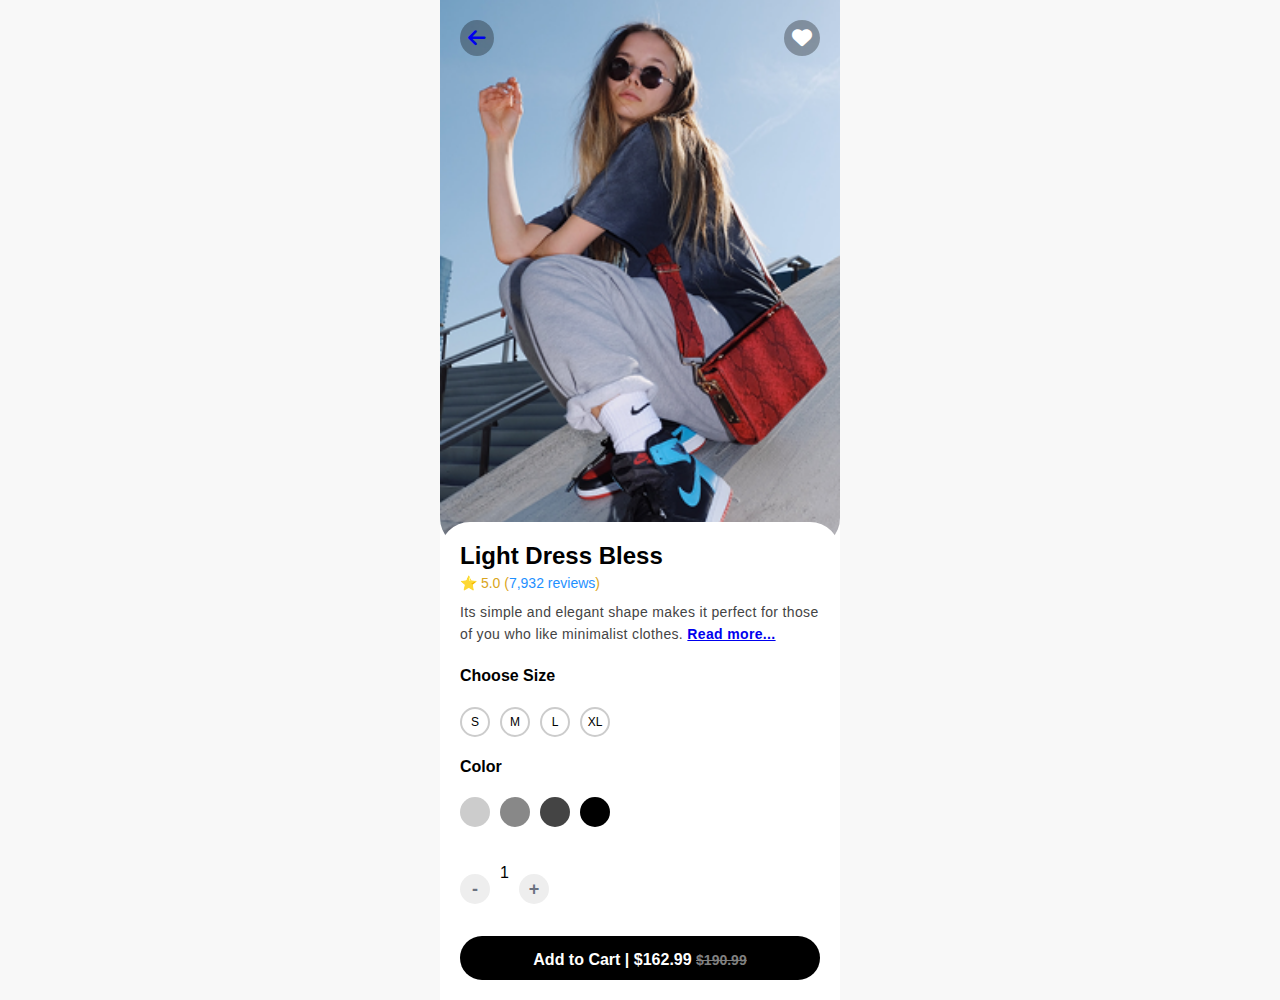
<file: detail.html>
<!DOCTYPE html>
<!DOCTYPE html>
<html lang="es">
<head>
    <meta charset="UTF-8" />
    <meta name="viewport" content="width=device-width, initial-scale=1.0" />
    <title>Detalle del Producto</title>
    <link rel="stylesheet" href="https://cdnjs.cloudflare.com/ajax/libs/font-awesome/6.0.0/css/all.min.css">
    <link rel="stylesheet" href="/css/detail.css">
</head>
<body>
    <div class="wrapper">
      <div class="product-image">
        <img src="img/Library=Product1.png" alt="Dress">
        <div class="top-icons">
          <a href="index.html"><i class="fas fa-arrow-left"></i></a>
          <i class="fas fa-heart heart"></i>
        </div>
      </div>
    
      <div class="product-detail">
        <div class="title-rating">
          <h2>Light Dress Bless</h2>
          <div class="rating">
            ⭐ 5.0 (<a href="#">7,932 reviews</a>)
          </div>
        </div>
      
        <p class="description">
          <span class="short-text">
            Its simple and elegant shape makes it perfect for those of you who like minimalist clothes.
          </span>
          <span class="more-text" style="display: none;">
            It is designed with high-quality fabric and can be worn on various occasions. Comfortable and stylish!
          </span>
          <strong><a href="#" class="read-more">Read more...</a></strong>
        </p>        
      
        <div>
          <h4>Choose Size</h4>
          <div class="sizes">
            <div class="size">S</div>
            <div class="size">M</div>
            <div class="size">L</div>
            <div class="size">XL</div>
          </div>
        </div>
      
        <div>
          <h4>Color</h4>
          <div class="colors">
            <div class="color" style="background: #ccc;"></div>
            <div class="color" style="background: #888;"></div>
            <div class="color" style="background: #444;"></div>
            <div class="color" style="background: #000;"></div>
          </div>
        </div>
      
        <div class="actions">
          <div class="quantity">
            <button>-</button>
            <span>1</span>
            <button>+</button>
          </div>
        </div>
      
        <button class="cart-button">
          Add to Cart | $162.99 <span style="text-decoration:line-through; color:gray; font-size:14px;">$190.99</span>
        </button>
      </div>
    </div>
    <script src="js/detail.js"></script>
</body>
</html>
</file>
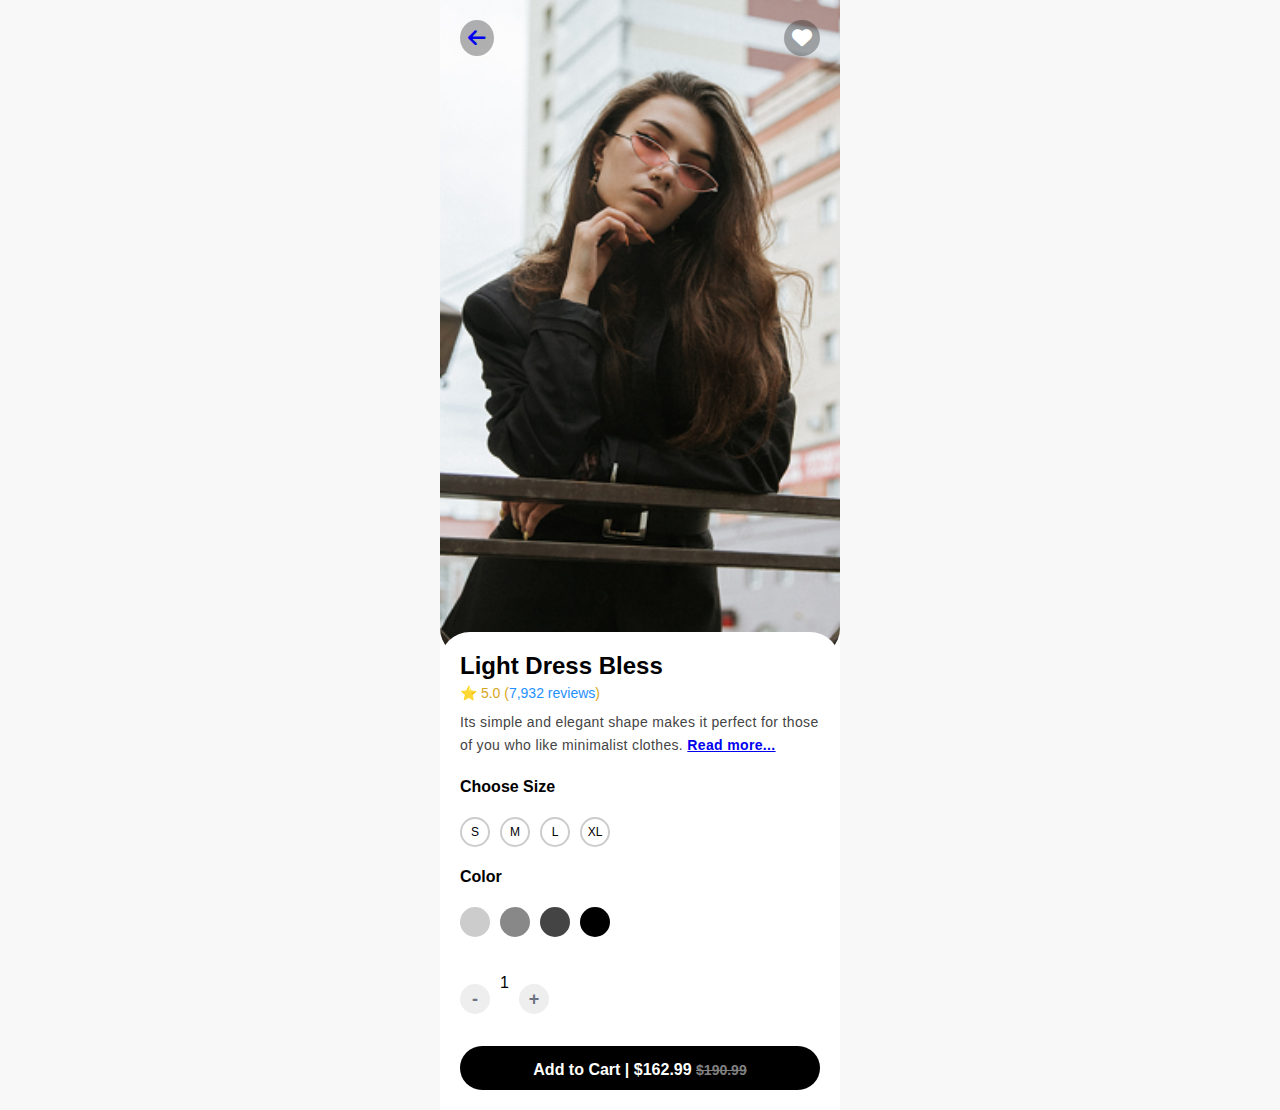
<file: detail2.html>
<!DOCTYPE html>
<!DOCTYPE html>
<html lang="es">
<head>
    <meta charset="UTF-8" />
    <meta name="viewport" content="width=device-width, initial-scale=1.0" />
    <title>Detalle del Producto</title>
    <link rel="stylesheet" href="https://cdnjs.cloudflare.com/ajax/libs/font-awesome/6.0.0/css/all.min.css">
    <link rel="stylesheet" href="/css/detail.css">
</head>
<body>
    <div class="wrapper">
      <div class="product-image">
        <img src="img/Library=Product2.png" alt="Dress">
        <div class="top-icons">
          <a href="index.html"><i class="fas fa-arrow-left"></i></a>
          <i class="fas fa-heart heart"></i>
        </div>
      </div>
    
      <div class="product-detail">
        <div class="title-rating">
          <h2>Light Dress Bless</h2>
          <div class="rating">
            ⭐ 5.0 (<a href="#">7,932 reviews</a>)
          </div>
        </div>
      
        <p class="description">
          <span class="short-text">
            Its simple and elegant shape makes it perfect for those of you who like minimalist clothes.
          </span>
          <span class="more-text" style="display: none;">
            It is designed with high-quality fabric and can be worn on various occasions. Comfortable and stylish!
          </span>
          <strong><a href="#" class="read-more">Read more...</a></strong>
        </p>        
      
        <div>
          <h4>Choose Size</h4>
          <div class="sizes">
            <div class="size">S</div>
            <div class="size">M</div>
            <div class="size">L</div>
            <div class="size">XL</div>
          </div>
        </div>
      
        <div>
          <h4>Color</h4>
          <div class="colors">
            <div class="color" style="background: #ccc;"></div>
            <div class="color" style="background: #888;"></div>
            <div class="color" style="background: #444;"></div>
            <div class="color" style="background: #000;"></div>
          </div>
        </div>
      
        <div class="actions">
          <div class="quantity">
            <button>-</button>
            <span>1</span>
            <button>+</button>
          </div>
        </div>
      
        <button class="cart-button">
          Add to Cart | $162.99 <span style="text-decoration:line-through; color:gray; font-size:14px;">$190.99</span>
        </button>
      </div>
    </div>
    <script src="js/detail.js"></script>
</body>
</html>
</file>
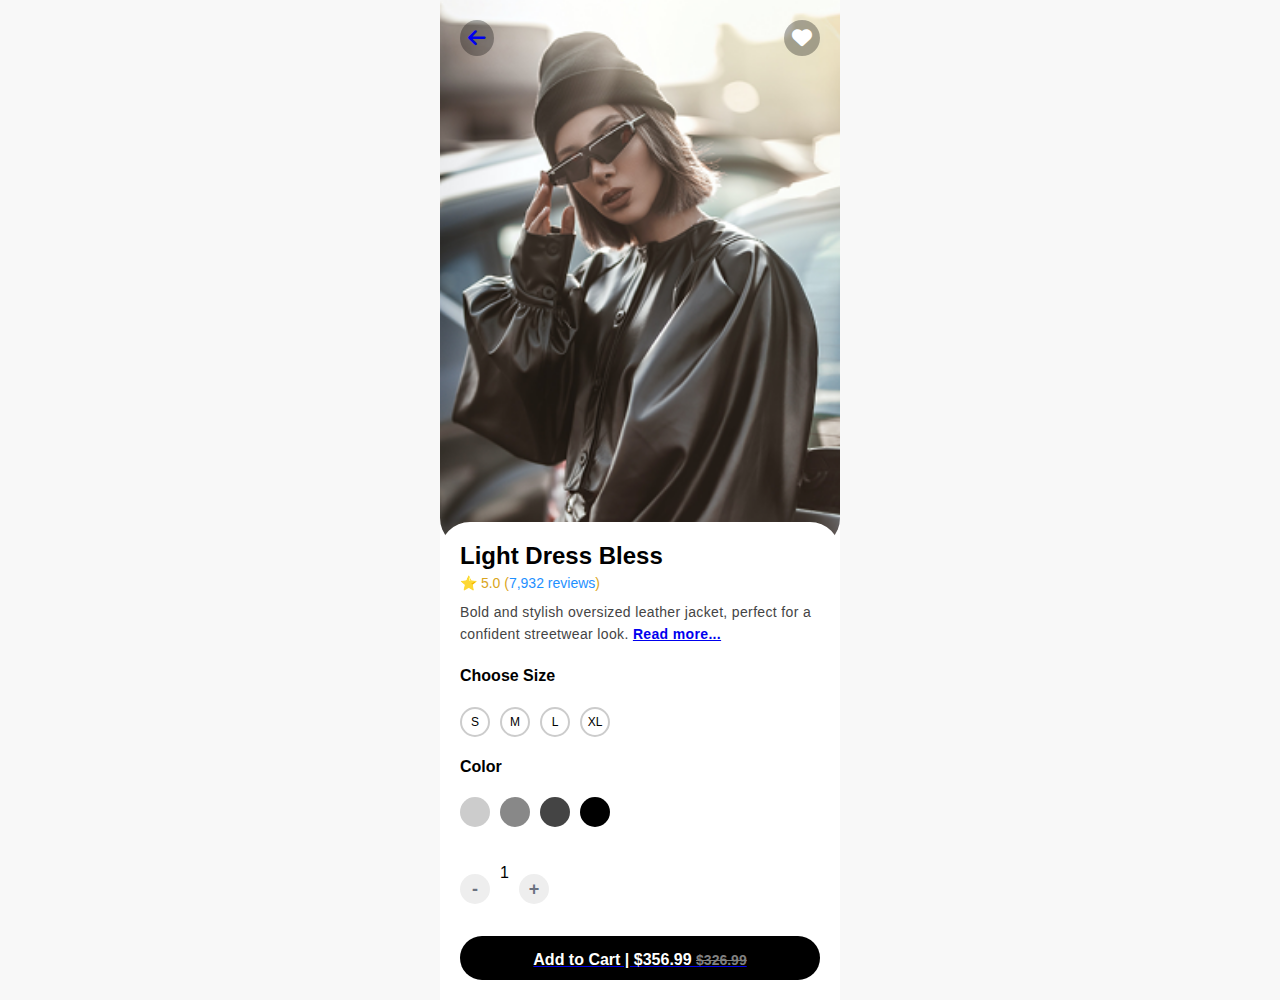
<file: detail3.html>
<!DOCTYPE html>
<!DOCTYPE html>
<html lang="es">
<head>
    <meta charset="UTF-8" />
    <meta name="viewport" content="width=device-width, initial-scale=1.0" />
    <title>Detalle del Producto</title>
    <link rel="stylesheet" href="https://cdnjs.cloudflare.com/ajax/libs/font-awesome/6.0.0/css/all.min.css">
    <link rel="stylesheet" href="/css/detail.css">
</head>
<body>
    <div class="wrapper">
      <div class="product-image">
        <img src="img/Library=Product3.png" alt="Dress">
        <div class="top-icons">
          <a href="index.html"><i class="fas fa-arrow-left"></i></a>
          <i class="fas fa-heart heart"></i>
        </div>
      </div>
    
      <div class="product-detail">
        <div class="title-rating">
          <h2>Light Dress Bless</h2>
          <div class="rating">
            ⭐ 5.0 (<a href="#">7,932 reviews</a>)
          </div>
        </div>
      
        <p class="description">
          <span class="short-text">
            Bold and stylish oversized leather jacket, perfect for a confident streetwear look.
          </span>
          <span class="more-text" style="display: none;">
            Combines comfort and attitude with a modern edge.
          </span>
          <strong><a href="#" class="read-more">Read more...</a></strong>
        </p>        
      
        <div>
          <h4>Choose Size</h4>
          <div class="sizes">
            <div class="size">S</div>
            <div class="size">M</div>
            <div class="size">L</div>
            <div class="size">XL</div>
          </div>
        </div>
      
        <div>
          <h4>Color</h4>
          <div class="colors">
            <div class="color" style="background: #ccc;"></div>
            <div class="color" style="background: #888;"></div>
            <div class="color" style="background: #444;"></div>
            <div class="color" style="background: #000;"></div>
          </div>
        </div>
      
        <div class="actions">
          <div class="quantity">
            <button>-</button>
            <span>1</span>
            <button>+</button>
          </div>
        </div>
      
        <a href="checkout3.html"><button class="cart-button">
          Add to Cart | $356.99 <span style="text-decoration:line-through; color:gray; font-size:14px;">$326.99</span>
        </button></a>
      </div>
    </div>
    <script src="js/detail.js"></script>
</body>
</html>
</file>
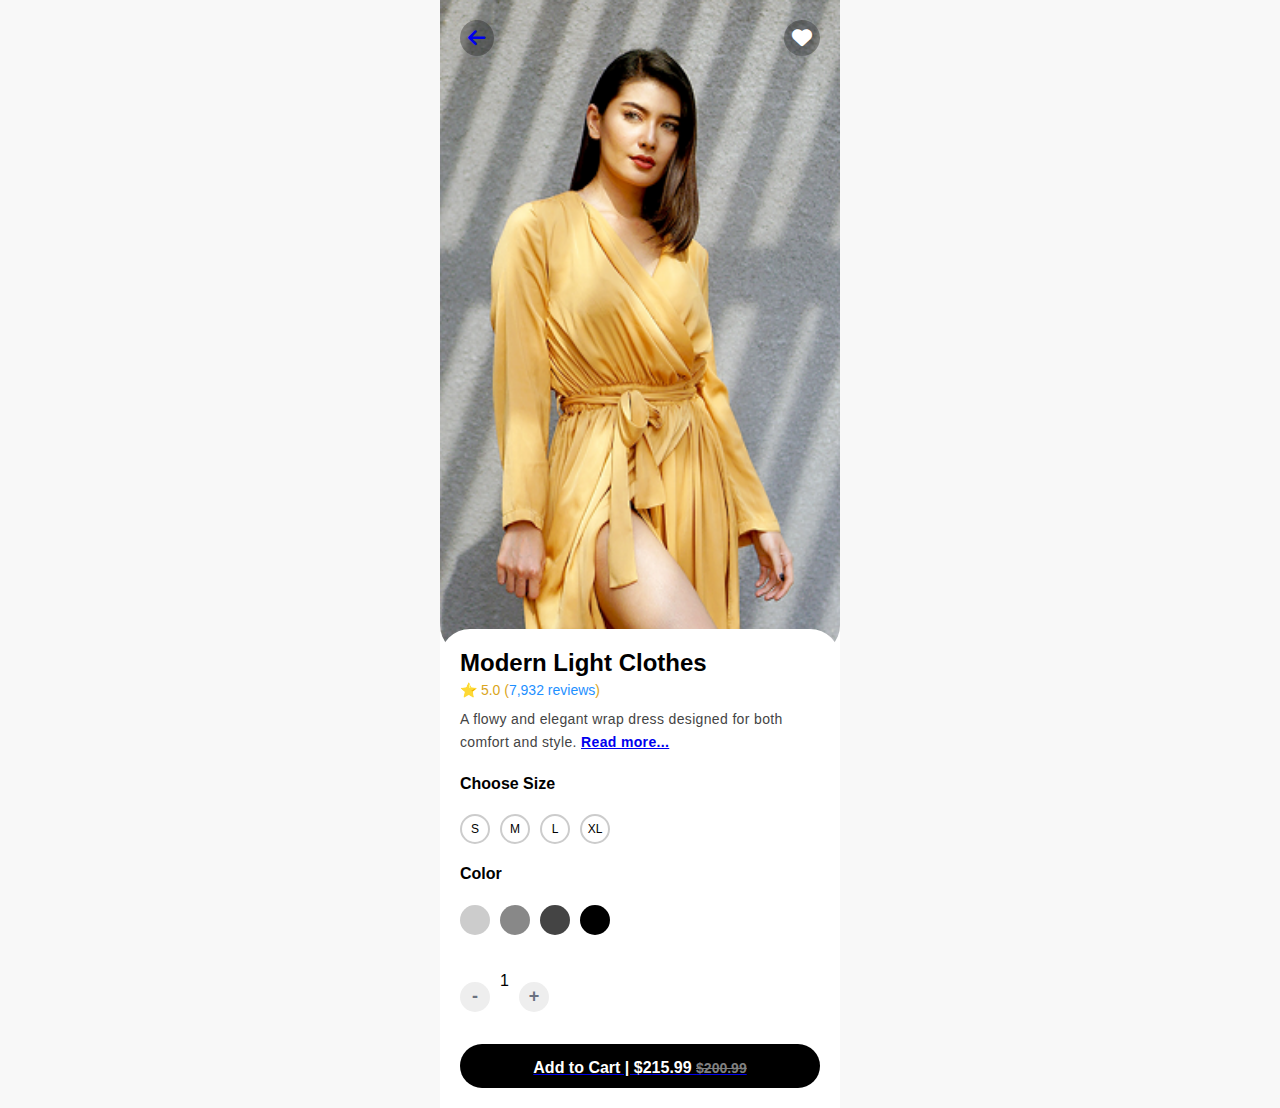
<file: detail4.html>
<!DOCTYPE html>
<!DOCTYPE html>
<html lang="es">
<head>
    <meta charset="UTF-8" />
    <meta name="viewport" content="width=device-width, initial-scale=1.0" />
    <title>Detalle del Producto</title>
    <link rel="stylesheet" href="https://cdnjs.cloudflare.com/ajax/libs/font-awesome/6.0.0/css/all.min.css">
    <link rel="stylesheet" href="/css/detail.css">
</head>
<body>
    <div class="wrapper">
      <div class="product-image">
        <img src="img/Library=Product4.png" alt="Dress">
        <div class="top-icons">
          <a href="index.html"><i class="fas fa-arrow-left"></i></a>
          <i class="fas fa-heart heart"></i>
        </div>
      </div>
    
      <div class="product-detail">
        <div class="title-rating">
          <h2>Modern Light Clothes</h2>
          <div class="rating">
            ⭐ 5.0 (<a href="#">7,932 reviews</a>)
          </div>
        </div>
      
        <p class="description">
          <span class="short-text">
            A flowy and elegant wrap dress designed for both comfort and style.
          </span>
          <span class="more-text" style="display: none;">
            Perfect for sunny days or a chic daytime outing
          </span>
          <strong><a href="#" class="read-more">Read more...</a></strong>
        </p>        
      
        <div>
          <h4>Choose Size</h4>
          <div class="sizes">
            <div class="size">S</div>
            <div class="size">M</div>
            <div class="size">L</div>
            <div class="size">XL</div>
          </div>
        </div>
      
        <div>
          <h4>Color</h4>
          <div class="colors">
            <div class="color" style="background: #ccc;"></div>
            <div class="color" style="background: #888;"></div>
            <div class="color" style="background: #444;"></div>
            <div class="color" style="background: #000;"></div>
          </div>
        </div>
      
        <div class="actions">
          <div class="quantity">
            <button>-</button>
            <span>1</span>
            <button>+</button>
          </div>
        </div>
      
        <a href="checkout4.html"><button class="cart-button">
          Add to Cart | $215.99 <span style="text-decoration:line-through; color:gray; font-size:14px;">$200.99</span>
        </button></a>
      </div>
    </div>
    <script src="js/detail.js"></script>
</body>
</html>
</file>
<file: css/detail.css>
body {
  font-family: sans-serif;
  margin: 0;
  background: #f8f8f8;
  display: flex;
  justify-content: center;
}

.wrapper {
  width: 100%;
  max-width: 400px;
  background: white;
  min-height: 100vh;
  position: relative;
}

.product-image {
  position: relative;
}

.product-image img {
  width: 100%;
  border-radius: 0 0 30px 30px;
}

.top-icons {
  position: absolute;
  top: 20px;
  left: 20px;
  right: 20px;
  display: flex;
  justify-content: space-between;
  color: white;
  font-size: 20px;
}

.product-detail {
  background: #fff;
  border-radius: 30px 30px 0 0;
  margin-top: -30px;
  padding: 20px;
  position: relative;
  z-index: 1;
}

.title-rating {
  display: flex;
  flex-direction: column;
  gap: 5px;
}

.title-rating h2 {
  margin: 0;
}

.rating {
  font-size: 14px;
  color: goldenrod;
}

.rating a {
  text-decoration: none;
  color: dodgerblue;
}

.description {
  font-size: 14px;
  color: #444;
  margin-top: 10px;
}

.sizes, .colors {
  display: flex;
  gap: 10px;
  margin-top: 10px;
}

.size, .color {
  width: 30px;
  height: 30px;
  border-radius: 50%;
  border: 2px solid #ccc;
  display: flex;
  align-items: center;
  justify-content: center;
  font-size: 12px;
  cursor: pointer;
}

.color {
  border: none;
}

.actions {
  display: flex;
  justify-content: space-between;
  align-items: center;
  margin: 15px 0;
}

.cart-button {
  background: #000;
  color: white;
  padding: 15px;
  width: 100%;
  border-radius: 50px;
  font-size: 16px;
  border: none;
}

.quantity {
  display: flex;
  align-items: center;
  gap: 10px;
}

.quantity button {
  border: none;
  background: #eee;
  border-radius: 50%;
  width: 30px;
  height: 30px;
  font-size: 18px;
  cursor: pointer;
}

.heart.liked i {
  color: red;
}

.top-icons i {
  background: rgba(0,0,0,0.3);
  padding: 8px;
  border-radius: 50%;
}

@import url("https://fonts.googleapis.com/css2?family=Roboto:wght@400;700&display=swap");

:root {
  --ratio: 3.74;
  --cta-color: rgb(0, 102, 254);
  --light-color-bg: rgb(238, 241, 247);
  --dark-color-bg: rgb(55, 65, 81);
  --grey-color: rgb(107, 114, 128);
  --leading: 0.025em;
}

* {
  box-sizing: border-box;
}

html,
body {
  font-family: "Roboto", sans-serif;
  margin: 0;
  padding: 0;
}

h1,
h2 {
  margin: 0;
}

main {
  width: 700px;
  max-width: 100vw;
  margin: 0 auto;
  padding: 0 2rem;
}

button {
  display: block;
  margin-top: 2rem;
  width: calc(44px * var(--ratio));
  height: 44px;
  border-radius: calc(3px * var(--ratio));
  border: none;
  letter-spacing: ccalc(3 * var(--leading, 0.025em));
  font-family: inherit;
  color: var(--grey-color);
  background-color: var(--light-color-bg);
  font-size: large;
  font-weight: 700;
}

button:focus {
  outline: none;
  border: 0.0625rem solid transparent;
  box-shadow: 0 0 0 0.125rem #fff, 0 0 0 0.2rem var(--dark-color-bg);
}

button.cta {
  background-color: var(--cta-color);
  color: white;
}

button.cta:focus {
  box-shadow: 0 0 0 0.125rem #fff, 0 0 0 0.2rem var(--cta-color);
}

#open_dialog {
  margin: 0 auto;
}

dialog {
  border: none !important;
  border-radius: calc(5px * var(--ratio));
  box-shadow: 0 0 #0000, 0 0 #0000, 0 25px 50px -12px rgba(0, 0, 0, 0.25);
  padding: 1.6rem;
  max-width: 400px;
}

dialog img {
  display: block;
  max-width: 75%;
  margin: 1rem 0 auto 2rem;
}

.h1 {
  margin: 2rem 0 1rem;
  font-weight: 900;
}

.h2 {
  margin: 2rem 0 1rem;
  font-weight: 800;
}

p {
  color: var(--grey-color);
  letter-spacing: var(--leading, 0.025em);
  line-height: 1.625;
}

.flex {
  display: flex;
  flex-wrap: wrap;
}

.flex.flex-space-between {
  justify-content: space-between;
}

.flex button {
  margin: 8px auto;
}
</file>
